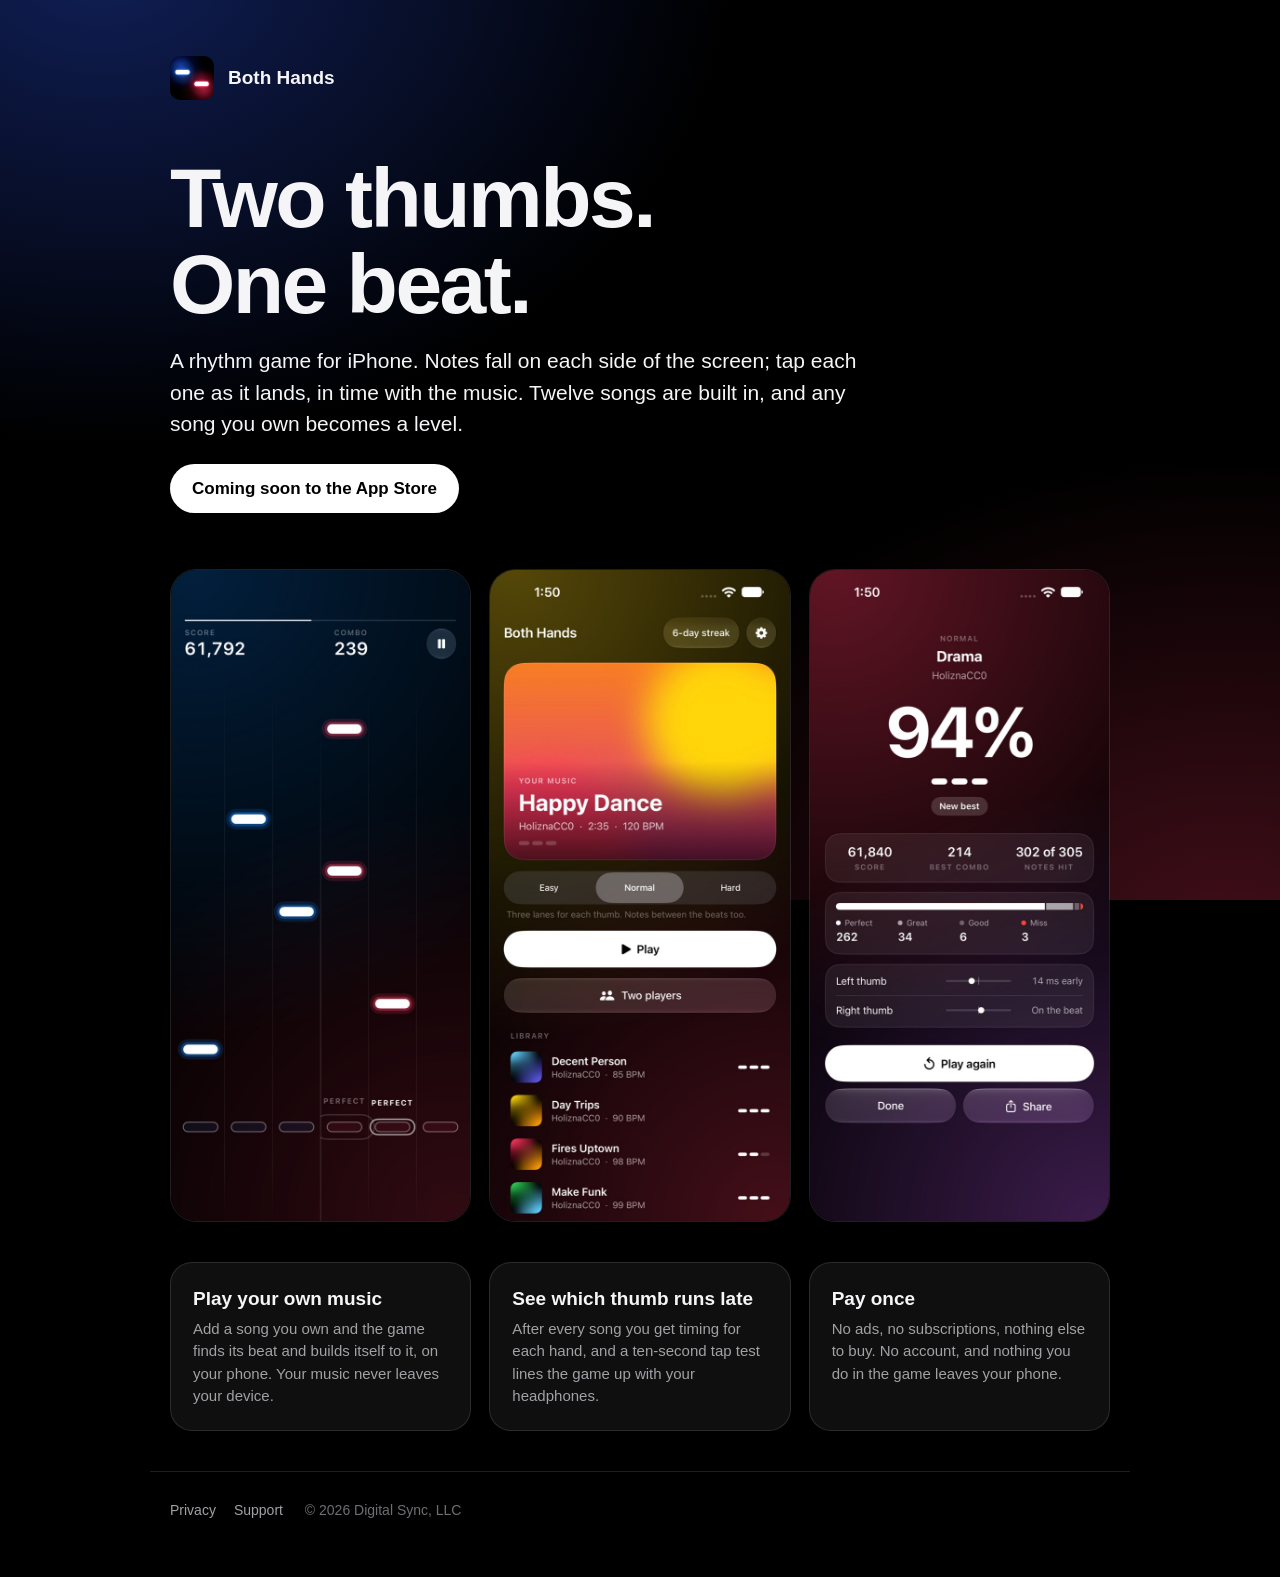
<file: docs/index.html>
<!doctype html>
<html lang="en">
<head>
<meta charset="utf-8">
<meta name="viewport" content="width=device-width, initial-scale=1">
<title>Both Hands</title>
<meta name="description" content="Both Hands is a two-thumb rhythm game for iPhone. Twelve songs built in, and any song you own becomes a level.">
<link rel="icon" href="icon.png">
<link rel="stylesheet" href="style.css">
</head>
<body>
<main>
  <a class="brand" href="./"><img src="icon.png" alt="">Both Hands</a>
  <h1>Two thumbs.<br>One beat.</h1>
  <p class="lead">A rhythm game for iPhone. Notes fall on each side of the screen; tap each one as it lands, in time with the music. Twelve songs are built in, and any song you own becomes a level.</p>
  <span class="pill">Coming soon to the App Store</span>

  <div class="shots">
    <img src="shot-play.jpg" alt="The game: notes falling toward a row of targets on each side of the screen">
    <img src="shot-yours.jpg" alt="A song the player added from their own files, ready to play">
    <img src="shot-results.jpg" alt="Results: 94 percent, with timing for the left and right thumb">
  </div>

  <div class="points">
    <div><h3>Play your own music</h3><p>Add a song you own and the game finds its beat and builds itself to it, on your phone. Your music never leaves your device.</p></div>
    <div><h3>See which thumb runs late</h3><p>After every song you get timing for each hand, and a ten-second tap test lines the game up with your headphones.</p></div>
    <div><h3>Pay once</h3><p>No ads, no subscriptions, nothing else to buy. No account, and nothing you do in the game leaves your phone.</p></div>
  </div>
</main>
<footer>
  <a href="privacy.html">Privacy</a><a href="support.html">Support</a>
  <span>&copy; 2026 Digital Sync, LLC</span>
</footer>
</body>
</html>
</file>
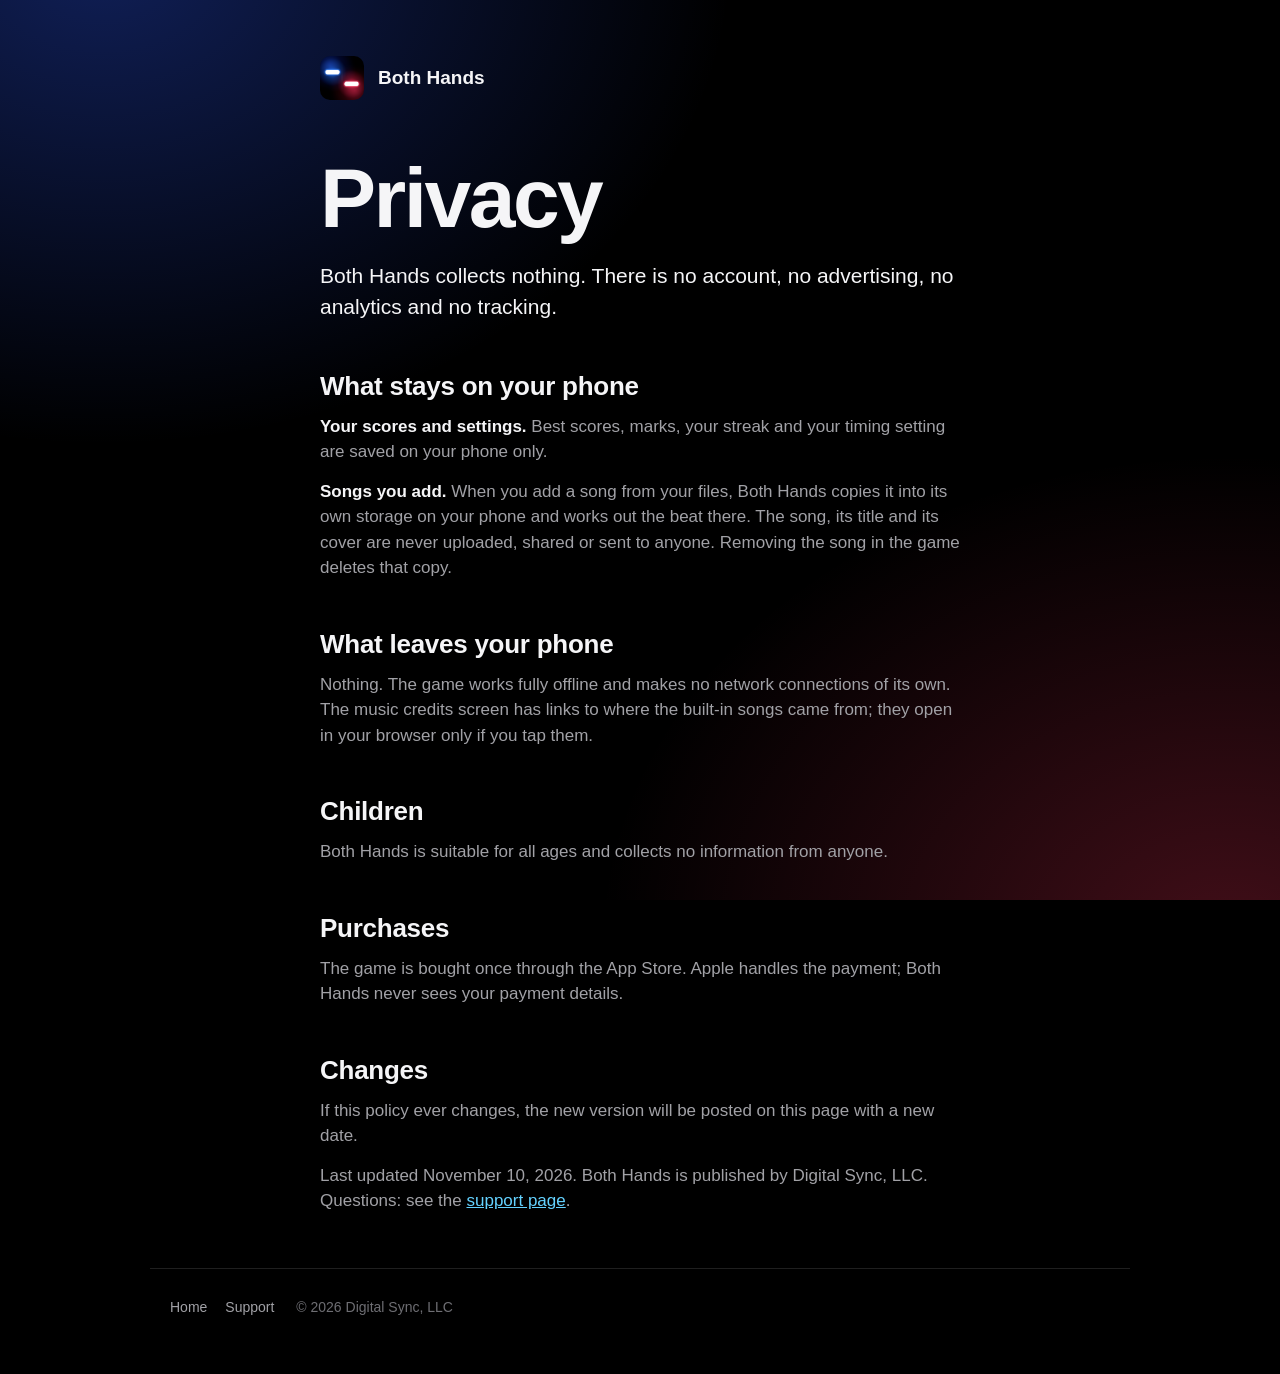
<file: docs/privacy.html>
<!doctype html>
<html lang="en">
<head>
<meta charset="utf-8">
<meta name="viewport" content="width=device-width, initial-scale=1">
<title>Privacy · Both Hands</title>
<link rel="icon" href="icon.png">
<link rel="stylesheet" href="style.css">
</head>
<body>
<main class="narrow">
  <a class="brand" href="./"><img src="icon.png" alt="">Both Hands</a>
  <h1>Privacy</h1>
  <p class="lead">Both Hands collects nothing. There is no account, no advertising, no analytics and no tracking.</p>

  <h2>What stays on your phone</h2>
  <p><strong>Your scores and settings.</strong> Best scores, marks, your streak and your timing setting are saved on your phone only.</p>
  <p><strong>Songs you add.</strong> When you add a song from your files, Both Hands copies it into its own storage on your phone and works out the beat there. The song, its title and its cover are never uploaded, shared or sent to anyone. Removing the song in the game deletes that copy.</p>

  <h2>What leaves your phone</h2>
  <p>Nothing. The game works fully offline and makes no network connections of its own. The music credits screen has links to where the built-in songs came from; they open in your browser only if you tap them.</p>

  <h2>Children</h2>
  <p>Both Hands is suitable for all ages and collects no information from anyone.</p>

  <h2>Purchases</h2>
  <p>The game is bought once through the App Store. Apple handles the payment; Both Hands never sees your payment details.</p>

  <h2>Changes</h2>
  <p>If this policy ever changes, the new version will be posted on this page with a new date.</p>
  <p>Last updated November 10, 2026. Both Hands is published by Digital Sync, LLC. Questions: see the <a href="support.html">support page</a>.</p>
</main>
<footer>
  <a href="./">Home</a><a href="support.html">Support</a>
  <span>&copy; 2026 Digital Sync, LLC</span>
</footer>
</body>
</html>
</file>
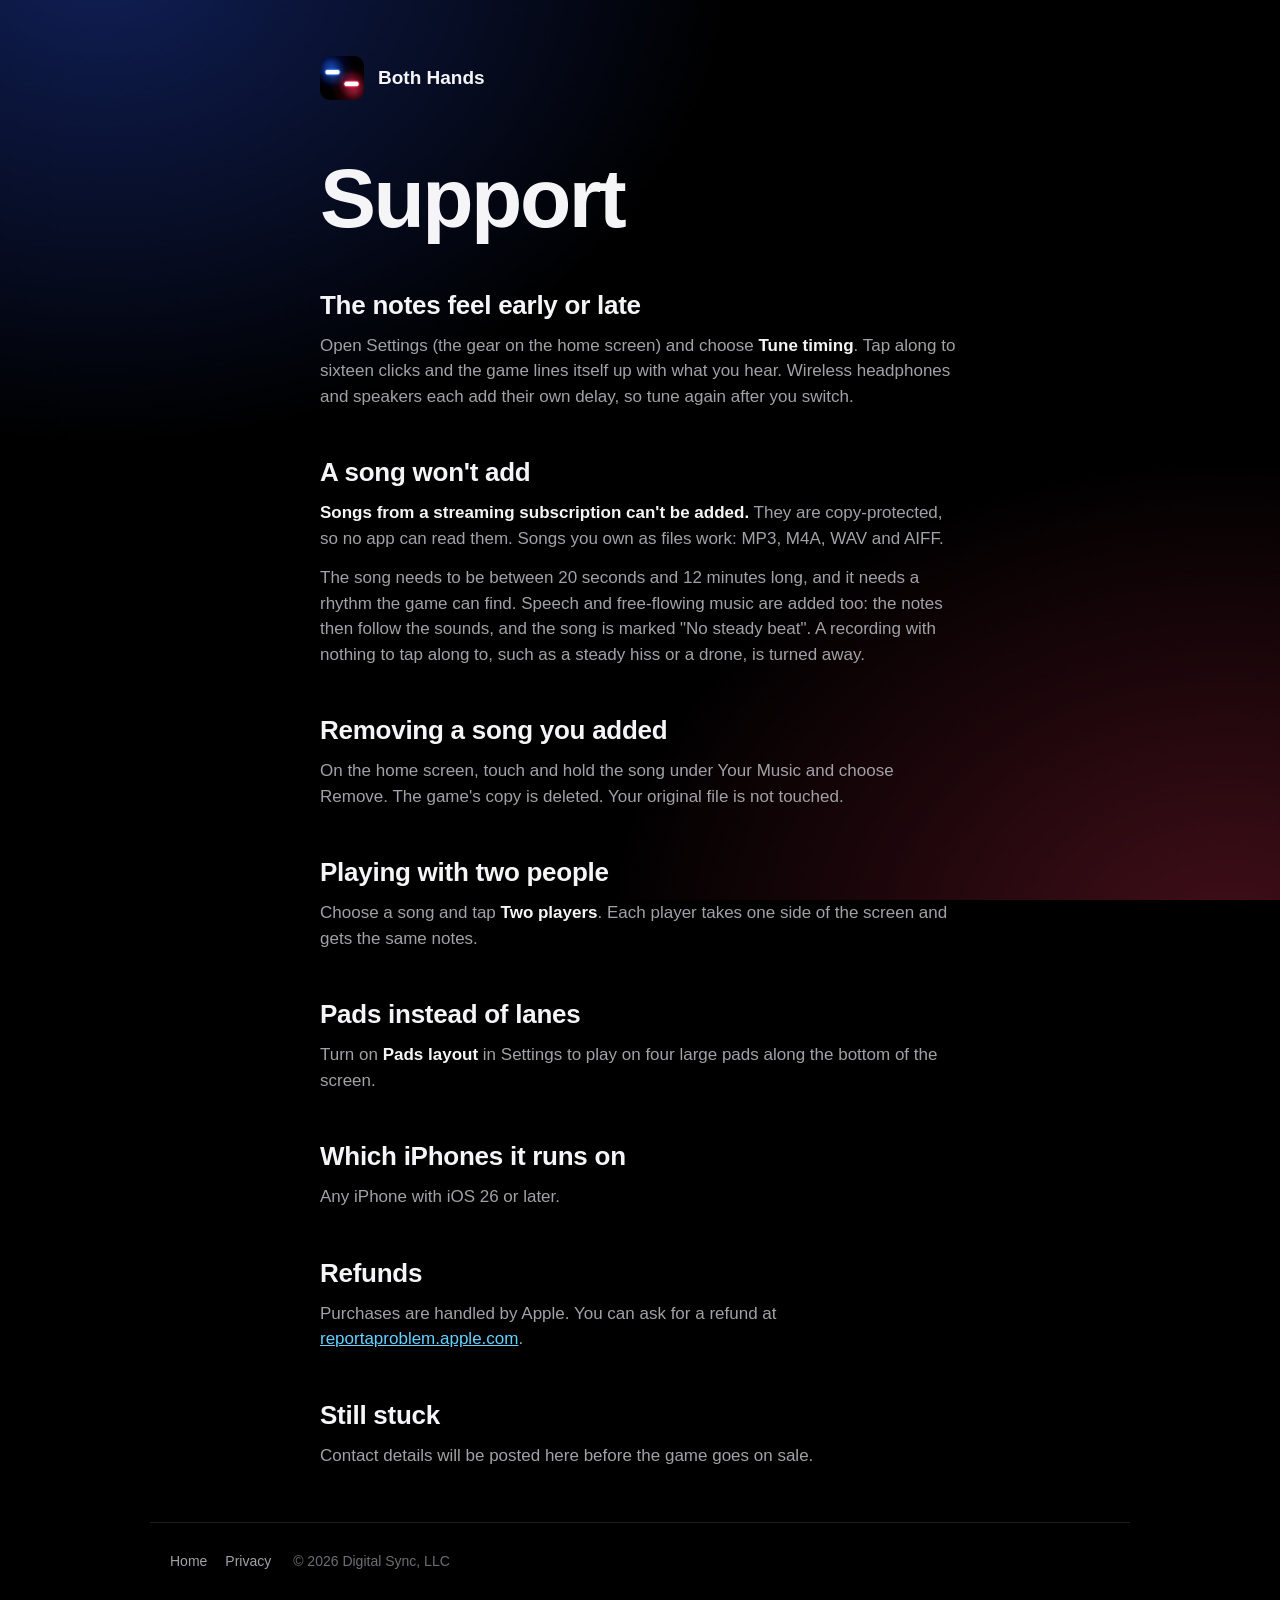
<file: docs/support.html>
<!doctype html>
<html lang="en">
<head>
<meta charset="utf-8">
<meta name="viewport" content="width=device-width, initial-scale=1">
<title>Support · Both Hands</title>
<link rel="icon" href="icon.png">
<link rel="stylesheet" href="style.css">
</head>
<body>
<main class="narrow">
  <a class="brand" href="./"><img src="icon.png" alt="">Both Hands</a>
  <h1>Support</h1>

  <h2>The notes feel early or late</h2>
  <p>Open Settings (the gear on the home screen) and choose <strong>Tune timing</strong>. Tap along to sixteen clicks and the game lines itself up with what you hear. Wireless headphones and speakers each add their own delay, so tune again after you switch.</p>

  <h2>A song won't add</h2>
  <p><strong>Songs from a streaming subscription can't be added.</strong> They are copy-protected, so no app can read them. Songs you own as files work: MP3, M4A, WAV and AIFF.</p>
  <p>The song needs to be between 20 seconds and 12 minutes long, and it needs a rhythm the game can find. Speech and free-flowing music are added too: the notes then follow the sounds, and the song is marked "No steady beat". A recording with nothing to tap along to, such as a steady hiss or a drone, is turned away.</p>

  <h2>Removing a song you added</h2>
  <p>On the home screen, touch and hold the song under Your Music and choose Remove. The game's copy is deleted. Your original file is not touched.</p>

  <h2>Playing with two people</h2>
  <p>Choose a song and tap <strong>Two players</strong>. Each player takes one side of the screen and gets the same notes.</p>

  <h2>Pads instead of lanes</h2>
  <p>Turn on <strong>Pads layout</strong> in Settings to play on four large pads along the bottom of the screen.</p>

  <h2>Which iPhones it runs on</h2>
  <p>Any iPhone with iOS 26 or later.</p>

  <h2>Refunds</h2>
  <p>Purchases are handled by Apple. You can ask for a refund at <a href="https://reportaproblem.apple.com">reportaproblem.apple.com</a>.</p>

  <h2>Still stuck</h2>
  <p>Contact details will be posted here before the game goes on sale.</p>
</main>
<footer>
  <a href="./">Home</a><a href="privacy.html">Privacy</a>
  <span>&copy; 2026 Digital Sync, LLC</span>
</footer>
</body>
</html>
</file>
<file: docs/style.css>
:root {
  color-scheme: dark;
  --text: #f5f5f7;
  --soft: #a1a1a6;
  --faint: #6e6e73;
  --line: rgba(255, 255, 255, 0.12);
  --panel: rgba(255, 255, 255, 0.06);
}

* { box-sizing: border-box; }

html { background: #000; }

body {
  margin: 0;
  background:
    radial-gradient(900px 700px at 8% -5%, rgba(47, 91, 255, 0.34), transparent 70%),
    radial-gradient(900px 700px at 96% 105%, rgba(255, 55, 95, 0.26), transparent 70%),
    #000;
  background-attachment: fixed;
  color: var(--text);
  font: 17px/1.5 -apple-system, BlinkMacSystemFont, "SF Pro Text", "Helvetica Neue", Arial, sans-serif;
  -webkit-font-smoothing: antialiased;
}

main { max-width: 980px; margin: 0 auto; padding: 56px 20px 40px; }
main.narrow { max-width: 680px; }

.brand { display: flex; align-items: center; gap: 14px; color: var(--text); text-decoration: none; font-weight: 600; font-size: 19px; }
.brand img { width: 44px; height: 44px; border-radius: 10px; }

h1 { font-size: clamp(44px, 9vw, 84px); line-height: 1.02; letter-spacing: -0.03em; margin: 56px 0 18px; font-weight: 700; }
h2 { font-size: 26px; letter-spacing: -0.01em; margin: 44px 0 8px; font-weight: 700; }
h3 { font-size: 19px; margin: 28px 0 4px; font-weight: 600; }
p { margin: 0 0 14px; color: var(--soft); }
p.lead { font-size: 21px; max-width: 34em; color: var(--text); }
a { color: #64d2ff; }
strong { color: var(--text); font-weight: 600; }

.pill { display: inline-block; margin-top: 10px; padding: 12px 22px; border-radius: 999px; background: #fff; color: #000; font-weight: 600; }

.shots { display: grid; grid-template-columns: repeat(3, 1fr); gap: 18px; margin: 56px 0 8px; }
.shots img { width: 100%; height: auto; border-radius: 26px; border: 1px solid var(--line); display: block; }

.points { display: grid; grid-template-columns: repeat(3, 1fr); gap: 18px; margin-top: 40px; }
.points div { background: var(--panel); border: 1px solid var(--line); border-radius: 22px; padding: 22px; }
.points h3 { margin-top: 0; }
.points p { margin: 0; font-size: 15px; }

footer { max-width: 980px; margin: 0 auto; padding: 28px 20px 56px; color: var(--faint); font-size: 14px; border-top: 1px solid var(--line); }
footer a { color: var(--soft); margin-right: 18px; text-decoration: none; }

@media (max-width: 720px) {
  .shots, .points { grid-template-columns: 1fr; }
  .shots img { max-width: 360px; margin: 0 auto; }
}
</file>
